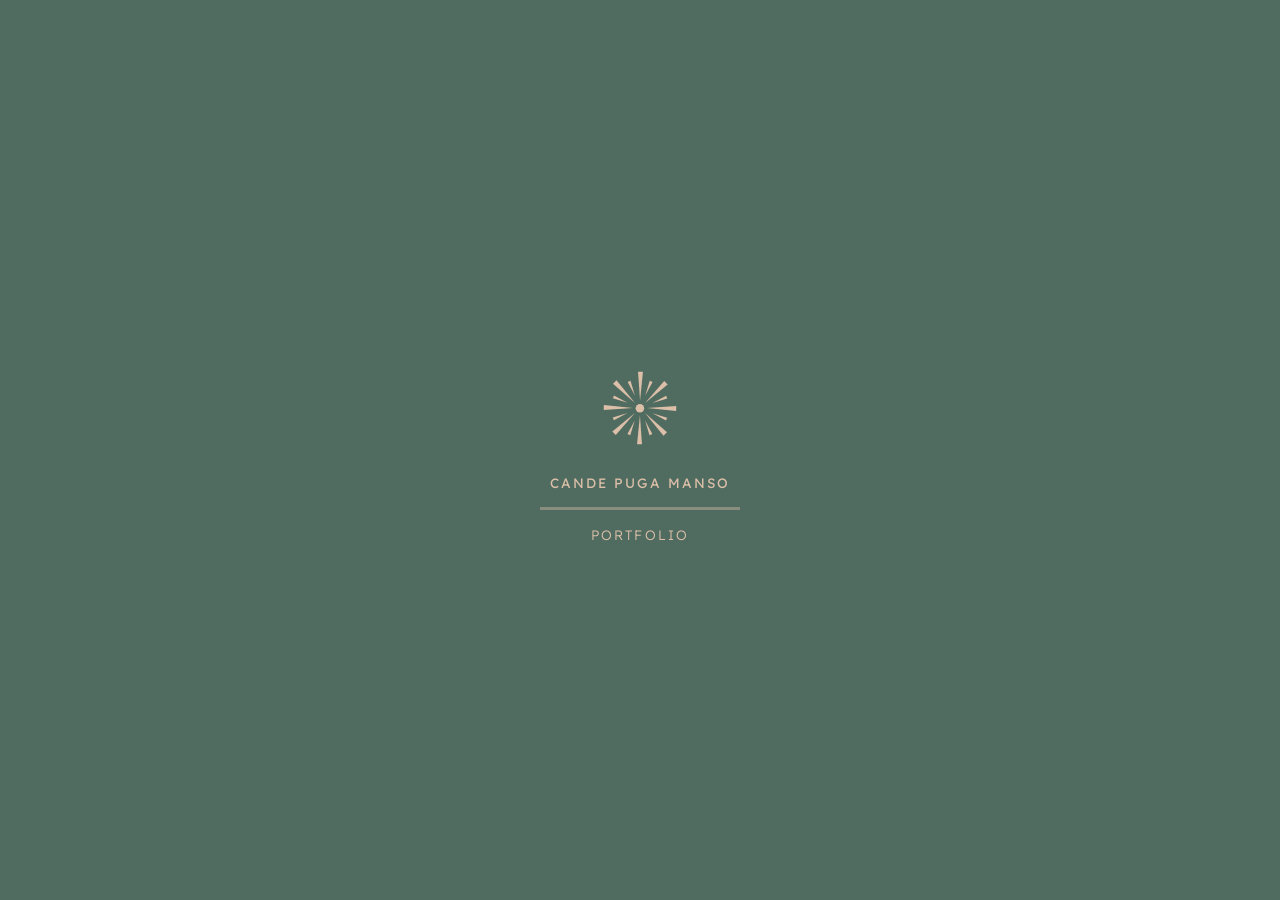
<file: index.html>
<!DOCTYPE html>
<html>

<head>
    <meta charset="utf-8" />
    <title>Candela Puga Manso</title>
    <link rel="stylesheet" href="estilos.css">
    <link rel="icon" href="img/logo_cande_puga_manso.png">
</head>

<body class="page-index">
    <main class="splash">
        <svg id="Capa_2" xmlns="http://www.w3.org/2000/svg" version="1.1" viewBox="0 0 1080 1080">
        
            <defs>
                <style>
                    .st0 {
                        stroke: #4d626a;
                    }

                    .st0,
                    .st1,
                    .st2,
                    .st3 {
                        stroke-miterlimit: 10;
                    }

                    .st0,
                    .st1,
                    .st3 {
                        fill: none;
                    }

                    .st0,
                    .st3 {
                        stroke-width: 2px;
                    }

                    .st1,
                    .st3 {
                        stroke: #dcbfa8;
                    }

                    .st4 {
                        fill: #dcbfa8;
                    }

                    .st5 {
                        fill: #c58079;
                    }

                    .st2 {
                        fill: #4d626a;
                        stroke: #1d1d1b;
                        stroke-width: .75px;
                    }

                    .st6,
                    .st7 {
                        fill: #506c61;
                    }

                    .st6,
                    .st8 {
                        display: none;
                    }

                    .st9 {
                        fill: #396b50;
                    }
                </style>
            </defs>
            <rect class="st6" x="-14" y="-19" width="1108" height="1108" />
            <g class="st8">
                <rect class="st2" x="1127.62" y="-14.4" width="595.28" height="595.28" />
                <rect class="st7" x="1128.12" y="609.1" width="595.28" height="595.28" />
                <rect class="st5" x="1249" y="699" width="40" height="105" />
                <rect class="st9" x="1294" y="699" width="40" height="105" />
                <g>
                    <path class="st3"
                        d="M1400.9,555.63c1.65-5.1.66-4.92-2.59-5.81-3.25-.88-1.61-6.84-2.99-7.51s-3.24.46-5.88-2.2c-2.64-2.66-4.55-5.36-6.6-2.93-2.04,2.43-3.69-2.13-5.55-2.52-1.86-.39-1.57,2.73-4.82,1.85-3.25-.88-1.7-1.89-4.18-.12s-2.77,1.32-3.75.54-3.82.91-1.36,6.4,1.98,27.17,18.84,31.7c16.86,4.53,9.3,5.6,14.27,3.03,4.98-2.58,2.78.59,4.54.39s2.32-1.04,2.53-2.9c.2-1.87,1.47-.63,2.39-2.26.92-1.63,3.48-4.71,1.95-5.61s-3.2-2.02-2.53-3.4-.39.04-1.57-3.43c-1.18-3.46-2.71-5.22-2.71-5.22Z" />
                    <path class="st3"
                        d="M1388,556.24c-.75-1.12-2.45-4.15-2.82-2.32s-.19,3.71-1.5,2.7-2.47,2.38.3,2.97,4.91-.49,5.33,1.13,5.61,1.47,4.69-2.3c-.92-3.78-4.42-2.61-2.98-4.88,1.44-2.28-.41-4.39-2.61-3.9-2.21.49-3.05,1.3-4.2-1.16-1.15-2.46-3.11-.39-2.22,1.71.89,2.1.65,4.72-1.34,3.92-1.99-.81-3.37,2.07-2.78,2.9s4.76,4.59,2.45,4.67-1.57,8.07,2,5.77c3.57-2.3,6.6-3.95,6.5-1.68-.1,2.27.44,7.55,3.19,3.73,2.75-3.81,1.26-7.57,4.35-5.96,3.1,1.61,5.81-.37,3.97-3.4-1.84-3.03-4.26-6.03-3.16-6.75s-6.08-10.08-7.11-9.73-1.56,3.49-2.97,1.28c-1.42-2.21-4.38-5.38-6.26-3.27s-3.74,4.01-5.48,2.12c-1.73-1.9-5.6-7.11-4.27-1.67,1.33,5.44,3.5,7.81,1.62,8.56s-5.34,3.56-1.42,4.91c3.92,1.35,5.33,2.8,4.51,3.96-.82,1.16-2.59,4.99-1.2,5.67s1.55,5.3,4.29,5.88c2.74.58,5.17-.05,10.23,3.13,5.06,3.18,5.32-1.93,6.84-2.18s6.57.25,7.18-1.73c.61-1.97.89-4.21.89-4.21l.78-6.47" />
                    <path class="st4"
                        d="M1443.64,638.72c-2.72,18.88-1.47,38.95,6.82,56.32,1.32,2.57,3.27,5.93,4.67,8.4,4.77,8.48,8.54,17.49,11.54,26.73,5.08,16.06,10.4,41.69.97,56.74,3.18-5.65,4.05-12.2,4.1-18.55-.11-19.22-5.93-38.1-13.96-55.42-2.6-5.79-6.03-11.45-8.95-17.1-8.31-17.67-9.09-38.28-5.19-57.12h0Z" />
                    <path class="st4"
                        d="M1374.87,570.84c-4.51,26.64,5.23,54.29,22.29,74.74,6.67,8.22,15.03,15.48,23.22,22.19,12.41,10.41,24.78,20.87,36.08,32.53,26.56,27.17,36.15,54.16,11.19,86.62,23.51-33,13.95-58.42-12.49-85.35-11.28-11.51-23.75-21.86-36-32.34-8.23-6.83-16.62-14.2-23.32-22.56-17.02-20.81-26.5-49.11-20.95-75.84h0Z" />
                    <path class="st4"
                        d="M1351.17,706.81c-.43.12-.84-.23-.77-.67.26-1.71.53-5.92-.95-14.19-4.17-23.3-28.99-66.89-2.06-75.14,34.33-10.52,16.91,69.7,51.54,64.72.48-.07.87.42.66.86-4.37,9.34,22.36,29.18,37.85,23.5.43-.16.91.19.85.65-1.24,11.21,48.38,28.32,29.35,80.36-5.02-24.8-26.23-51.4-60.13-43.8-.74.17-1.43-.48-1.25-1.21,3.96-16.33-32.24-41.32-55.09-35.09Z" />
                    <g>
                        <polygon class="st4"
                            points="1445.48 658.26 1445.98 646.76 1448.47 658 1445.48 658.26 1445.48 658.26" />
                        <polygon class="st4"
                            points="1428.29 652.87 1435.2 643.96 1430.89 654.38 1428.29 652.87 1428.29 652.87" />
                        <polygon class="st4"
                            points="1417.59 637.48 1428.1 634.81 1418.72 640.25 1417.59 637.48 1417.59 637.48" />
                        <polygon class="st4"
                            points="1417.72 618.37 1427.55 622.98 1416.83 621.23 1417.72 618.37 1417.72 618.37" />
                        <polygon class="st4"
                            points="1428.52 603.24 1433.77 613.24 1426.08 604.97 1428.52 603.24 1428.52 603.24" />
                        <polygon class="st4"
                            points="1450.56 598.81 1447.29 609.81 1447.6 598.34 1450.56 598.81 1450.56 598.81" />
                        <polygon class="st4"
                            points="1465.88 608.79 1457.05 615.48 1463.76 606.66 1465.88 608.79 1465.88 608.79" />
                        <polygon class="st4"
                            points="1472.48 626.6 1461.71 626.27 1472.15 623.62 1472.48 626.6 1472.48 626.6" />
                        <polygon class="st4"
                            points="1467.74 644.99 1459.37 637.82 1469.37 642.47 1467.74 644.99 1467.74 644.99" />
                        <polygon class="st4"
                            points="1453.65 656.62 1450.99 645.49 1456.45 655.54 1453.65 656.62 1453.65 656.62" />
                        <polygon class="st4"
                            points="1435.78 656.83 1439.94 646.18 1438.69 657.55 1435.78 656.83 1435.78 656.83" />
                        <polygon class="st4"
                            points="1421.33 645.46 1430.67 639.61 1423.26 647.77 1421.33 645.46 1421.33 645.46" />
                        <polygon class="st4"
                            points="1416.21 627.11 1426.91 628.44 1416.26 630.11 1416.21 627.11 1416.21 627.11" />
                        <polygon class="st4"
                            points="1422.43 609.24 1430.18 617.16 1420.59 611.61 1422.43 609.24 1422.43 609.24" />
                        <polygon class="st4"
                            points="1437.42 598.97 1439.16 610.31 1434.54 599.81 1437.42 598.97 1437.42 598.97" />
                        <polygon class="st4"
                            points="1459.6 602.88 1453 612.04 1456.96 601.46 1459.6 602.88 1459.6 602.88" />
                        <polygon class="st4"
                            points="1470.8 617.87 1460.38 620.93 1469.57 615.13 1470.8 617.87 1470.8 617.87" />
                        <polygon class="st4"
                            points="1471.3 636.97 1461.32 632.73 1472.08 634.08 1471.3 636.97 1471.3 636.97" />
                        <polygon class="st4"
                            points="1460.83 652.56 1455.56 642.6 1463.27 650.82 1460.83 652.56 1460.83 652.56" />
                    </g>
                    <path class="st3"
                        d="M1483.99,701.35c-1.65,5.1-.66,4.92,2.59,5.81,3.25.88,1.61,6.84,2.99,7.51,1.39.68,3.24-.46,5.88,2.2s4.55,5.36,6.6,2.93,3.69,2.13,5.55,2.52c1.86.39,1.57-2.73,4.82-1.85,3.25.88,1.7,1.89,4.18.12,2.48-1.77,2.77-1.32,3.75-.54.98.78,3.82-.91,1.36-6.4-2.47-5.49-1.98-27.17-18.84-31.7-16.86-4.53-9.3-5.6-14.27-3.03-4.98,2.58-2.78-.59-4.54-.39s-2.32,1.04-2.53,2.9-1.47.63-2.39,2.26c-.92,1.63-3.48,4.71-1.95,5.61,1.53.9,3.2,2.02,2.53,3.4s.39-.04,1.57,3.43c1.18,3.46,2.71,5.22,2.71,5.22Z" />
                    <path class="st3"
                        d="M1496.89,700.74c.75,1.12,2.45,4.15,2.82,2.32.36-1.83.19-3.71,1.5-2.7s2.47-2.38-.3-2.97-4.91.49-5.33-1.13c-.42-1.62-5.61-1.47-4.69,2.3.92,3.78,4.42,2.61,2.98,4.88s.41,4.39,2.61,3.9c2.21-.49,3.05-1.3,4.2,1.16s3.11.39,2.22-1.71c-.89-2.1-.65-4.72,1.34-3.92,1.99.81,3.37-2.07,2.78-2.9s-4.76-4.59-2.45-4.67,1.57-8.07-2-5.77c-3.57,2.3-6.6,3.95-6.5,1.68s-.44-7.55-3.19-3.73-1.26,7.57-4.35,5.96c-3.1-1.61-5.81.37-3.97,3.4,1.84,3.03,4.26,6.03,3.16,6.75s6.08,10.08,7.11,9.73,1.56-3.49,2.97-1.28c1.42,2.21,4.38,5.38,6.26,3.27,1.88-2.12,3.74-4.01,5.48-2.12s5.6,7.11,4.27,1.67c-1.33-5.44-3.5-7.81-1.62-8.56s5.34-3.56,1.42-4.91-5.33-2.8-4.51-3.96,2.59-4.99,1.2-5.67-1.55-5.3-4.29-5.88-5.17.05-10.23-3.13c-5.06-3.18-5.32,1.93-6.84,2.18s-6.57-.25-7.18,1.73c-.61,1.97-.89,4.21-.89,4.21l-.78,6.47" />
                    <path class="st4"
                        d="M1444.04,619.63c-.54-20.05-2.5-40.77-10.98-59.17-1.1-1.97-2.4-4.37-3.6-6.27-8.41-14.01-14.18-29.69-16.65-45.85-1.74-12.75-1.99-26.74,4.45-38.29-2.88,5.85-4.04,12.34-4.29,18.77-.67,23.44,7.43,46.54,19.37,66.47.59,1.08,1.79,3.27,2.38,4.35,8.49,18.68,10.01,39.77,9.33,59.98h0Z" />
                    <path class="st4"
                        d="M1510.03,686.14c4.51-26.64-5.23-54.29-22.29-74.74-6.67-8.22-15.03-15.48-23.22-22.19-12.41-10.41-24.78-20.87-36.08-32.53-26.56-27.17-36.15-54.16-11.19-86.62-23.51,32.99-13.95,58.42,12.49,85.35,11.28,11.51,23.75,21.86,36,32.34,8.23,6.83,16.62,14.2,23.32,22.56,17.02,20.81,26.5,49.11,20.95,75.84h0Z" />
                    <path class="st4"
                        d="M1533.72,550.16c.43-.12.84.23.77.67-.26,1.71-.53,5.92.95,14.19,4.17,23.3,28.99,66.89,2.06,75.14-34.33,10.52-16.91-69.7-51.54-64.72-.48.07-.87-.42-.66-.86,4.37-9.34-22.36-29.18-37.85-23.5-.43.16-.91-.19-.85-.65,1.24-11.21-48.38-28.32-29.35-80.36,5.02,24.8,26.23,51.4,60.13,43.8.74-.17,1.43.48,1.25,1.21-3.96,16.33,32.24,41.32,55.09,35.09Z" />
                    <circle class="st1" cx="1444.42" cy="629.18" r="4.04" />
                    <path class="st0" d="M1468.31,785.03s9.18-35.87-46.89-64.47c-56.08-28.6-77.64-77.07-73.15-103.99" />
                    <path class="st0" d="M1416.59,471.95s-9.18,35.87,46.89,64.47c56.08,28.6,77.64,77.07,73.15,103.99" />
                </g>
            </g>
            <g>
                <g>
                    <g>
                        <g id="_x3C_Repetición_radial_x3E_">
                            <polygon class="st4" points="483.38 674.88 404.15 820.7 434.77 833.55 483.38 674.88" />
                        </g>
                        <g id="_x3C_Repetición_radial_x3E_1" data-name="_x3C_Repetición_radial_x3E_">
                            <polygon class="st4" points="404.59 595.33 245.45 642.43 258.01 673.16 404.59 595.33" />
                        </g>
                        <g id="_x3C_Repetición_radial_x3E_2" data-name="_x3C_Repetición_radial_x3E_">
                            <polygon class="st4" points="405.12 483.38 259.3 404.15 246.45 434.77 405.12 483.38" />
                        </g>
                        <g id="_x3C_Repetición_radial_x3E_3" data-name="_x3C_Repetición_radial_x3E_">
                            <polygon class="st4" points="484.67 404.59 437.57 245.45 406.84 258.01 484.67 404.59" />
                        </g>
                        <g id="_x3C_Repetición_radial_x3E_4" data-name="_x3C_Repetición_radial_x3E_">
                            <polygon class="st4" points="596.62 405.12 675.85 259.3 645.23 246.45 596.62 405.12" />
                        </g>
                        <g id="_x3C_Repetición_radial_x3E_5" data-name="_x3C_Repetición_radial_x3E_">
                            <polygon class="st4" points="675.41 484.67 834.55 437.57 821.99 406.84 675.41 484.67" />
                        </g>
                        <g id="_x3C_Repetición_radial_x3E_6" data-name="_x3C_Repetición_radial_x3E_">
                            <polygon class="st4" points="674.88 596.62 820.7 675.85 833.55 645.23 674.88 596.62" />
                        </g>
                        <g id="_x3C_Repetición_radial_x3E_7" data-name="_x3C_Repetición_radial_x3E_">
                            <polygon class="st4" points="595.33 675.41 642.43 834.55 673.16 821.99 595.33 675.41" />
                        </g>
                    </g>
                    <g>
                        <g id="_x3C_Repetición_radial_x3E_8" data-name="_x3C_Repetición_radial_x3E_">
                            <polygon class="st4" points="485.12 593.98 241.26 793.78 278.17 831.8 485.12 593.98" />
                        </g>
                        <g id="_x3C_Repetición_radial_x3E_9" data-name="_x3C_Repetición_radial_x3E_">
                            <polygon class="st4" points="463.02 539.36 149.31 508.21 148.52 561.19 463.02 539.36" />
                        </g>
                        <g id="_x3C_Repetición_radial_x3E_10" data-name="_x3C_Repetición_radial_x3E_">
                            <polygon class="st4" points="486.02 485.12 286.22 241.26 248.2 278.17 486.02 485.12" />
                        </g>
                        <g id="_x3C_Repetición_radial_x3E_11" data-name="_x3C_Repetición_radial_x3E_">
                            <polygon class="st4" points="540.64 463.02 571.79 149.31 518.81 148.52 540.64 463.02" />
                        </g>
                        <g id="_x3C_Repetición_radial_x3E_12" data-name="_x3C_Repetición_radial_x3E_">
                            <polygon class="st4" points="594.88 486.02 838.74 286.22 801.83 248.2 594.88 486.02" />
                        </g>
                        <g id="_x3C_Repetición_radial_x3E_13" data-name="_x3C_Repetición_radial_x3E_">
                            <polygon class="st4" points="616.98 540.64 930.69 571.79 931.48 518.81 616.98 540.64" />
                        </g>
                        <g id="_x3C_Repetición_radial_x3E_14" data-name="_x3C_Repetición_radial_x3E_">
                            <polygon class="st4" points="593.98 594.88 793.78 838.74 831.8 801.83 593.98 594.88" />
                        </g>
                        <g id="_x3C_Repetición_radial_x3E_15" data-name="_x3C_Repetición_radial_x3E_">
                            <polygon class="st4" points="539.36 616.98 508.21 930.69 561.19 931.48 539.36 616.98" />
                        </g>
                    </g>
                </g>
                <circle class="st4" cx="539" cy="542" r="46" />
            </g>
        </svg>
        <p>CANDE PUGA MANSO</p>
        <div class="splash__divider"></div>
        <a href="inicio.html" class="splash__link">PORTFOLIO</a>
    </main>
</body>

</html>
</file>
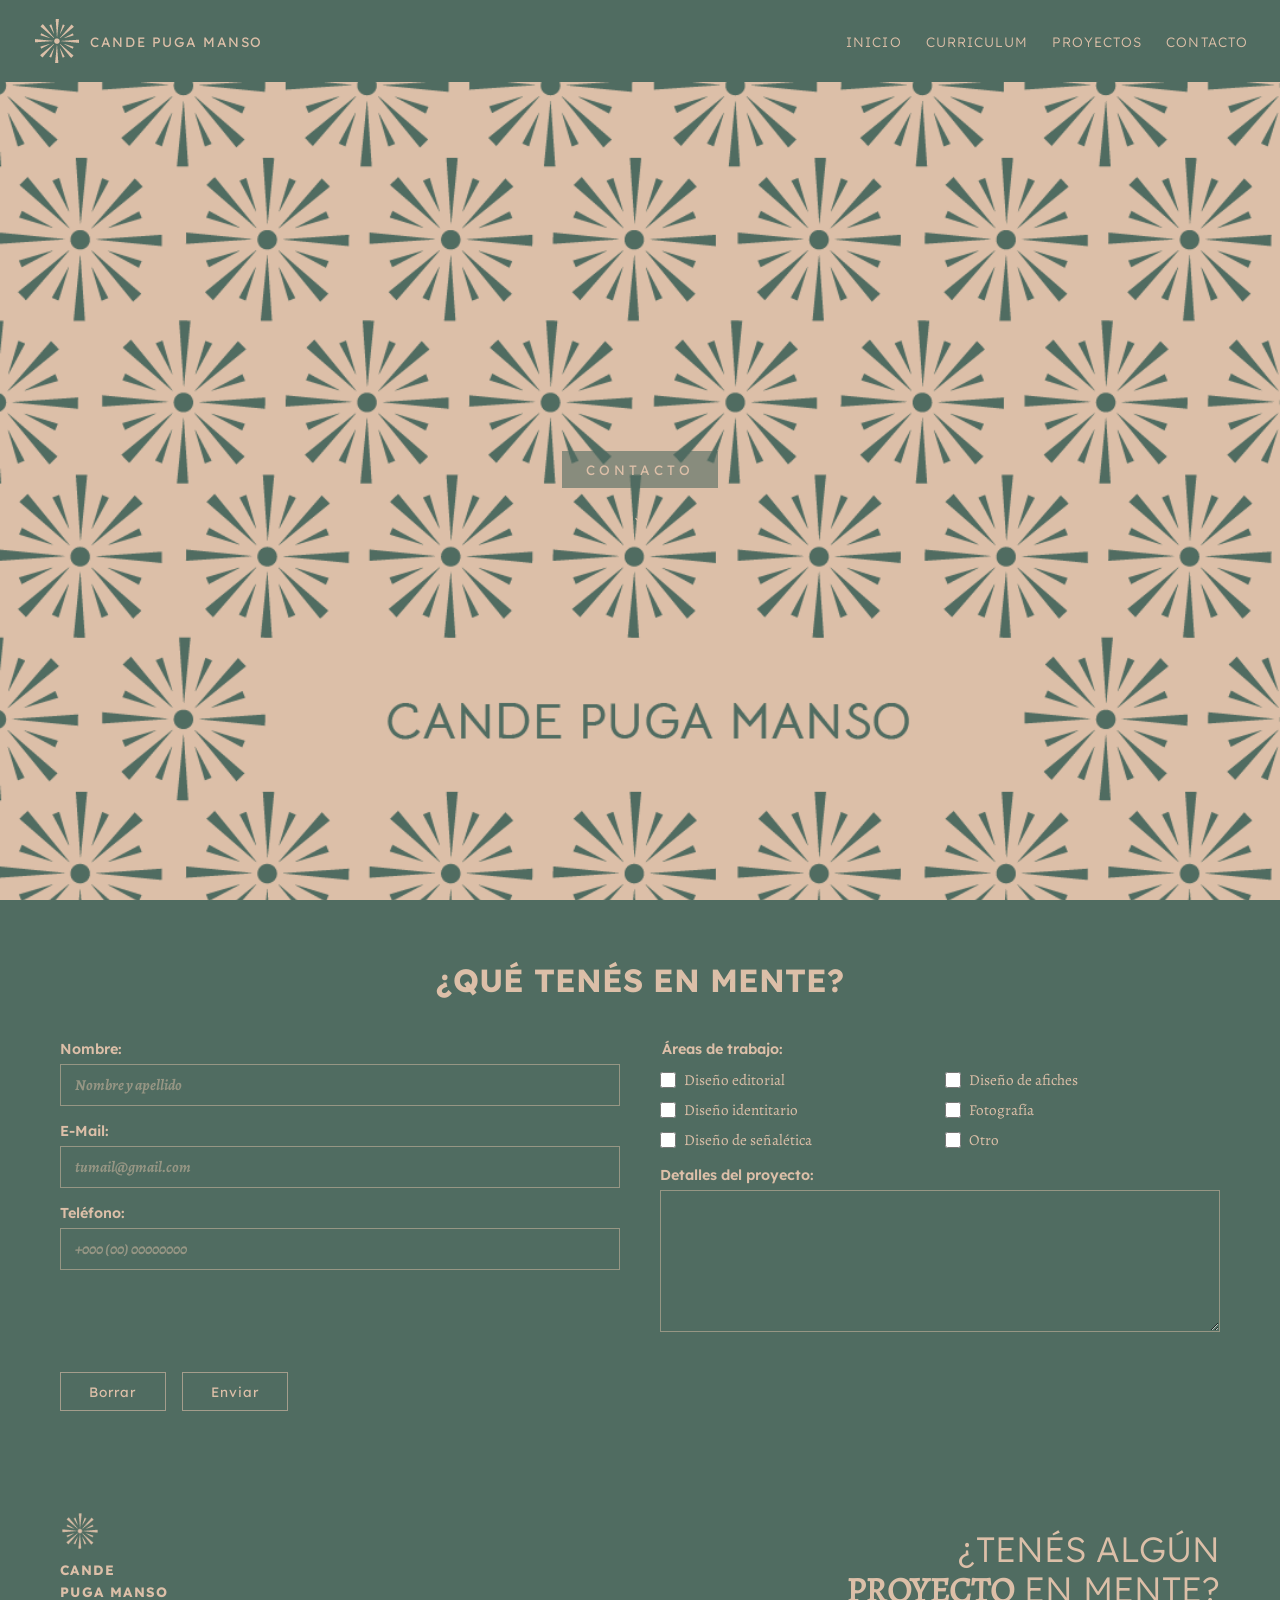
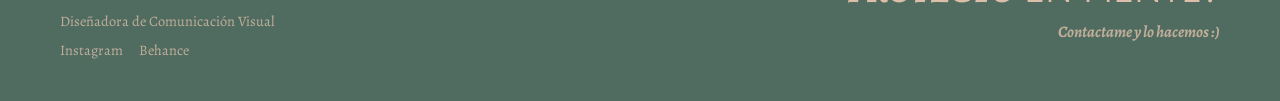
<file: contacto.html>
<!DOCTYPE html>
<html>

<head>
    <meta charset="utf-8" />
    <title>Contacto — Candela Puga Manso</title>
    <link rel="stylesheet" href="estilos.css">
    <link rel="icon" href="img/logo_cande_puga_manso.png">
</head>

<body>
    <header>
        <a href="index.html" class="logo">
            <img src="img/logo_cande_puga_manso_trama.png" alt="Logo de Candela Puga Manso" />
            <span>CANDE PUGA MANSO</span>
        </a>
        <button class="hamburguesa" id="hamburguesa" aria-label="Abrir menú">
            <span></span>
            <span></span>
            <span></span>
        </button>
        <nav id="nav-menu">
            <a href="inicio.html">INICIO</a>
            <a href="curriculum.html">CURRICULUM</a>
            <a href="proyectos.html">PROYECTOS</a>
            <a href="contacto.html">CONTACTO</a>
        </nav>
    </header>

    <main>

        <section id="hero-contacto">
            <img src="img/textura_y_nombre.png" alt="Contacto" class="hero-contacto-img" />
            <p>CONTACTO</p>
            <span class="flecha">↓</span>
        </section>

        <section id="formulario">
            <h2>¿QUÉ TENÉS EN MENTE?</h2>

            <form>
                <fieldset id="datos-personales">
                    <label for="nombre">Nombre:
                        <input type="text" id="nombre" name="nombre" placeholder="Nombre y apellido" />
                    </label>
                    <label for="email">E-Mail:
                        <input type="email" id="email" name="email" placeholder="tumail@gmail.com" />
                    </label>
                    <label for="telefono">Teléfono:
                        <input type="tel" id="telefono" name="telefono" placeholder="+000 (00) 00000000" />
                    </label>
                </fieldset>

                <fieldset id="areas-y-detalles">
                    <fieldset id="areas">
                        <legend>Áreas de trabajo:</legend>
                        <label><input type="checkbox" name="area" value="editorial"> Diseño editorial</label>
                        <label><input type="checkbox" name="area" value="afiches"> Diseño de afiches</label>
                        <label><input type="checkbox" name="area" value="identidad"> Diseño identitario</label>
                        <label><input type="checkbox" name="area" value="fotografia"> Fotografía</label>
                        <label><input type="checkbox" name="area" value="senaletica"> Diseño de señalética</label>
                        <label><input type="checkbox" name="area" value="otro"> Otro</label>
                    </fieldset>

                    <label for="detalles">Detalles del proyecto:
                        <textarea id="detalles" name="detalles" rows="6"></textarea>
                    </label>
                </fieldset>

                <menu>
                    <li><button type="reset">Borrar</button></li>
                    <li><button type="submit">Enviar</button></li>
                </menu>
            </form>
        </section>

    </main>

    <footer>
        <section class="footer-bio">
            <img src="img/logo_cande_puga_manso_trama.png" alt="Logo" />
            <strong>CANDE<br>PUGA MANSO</strong>
            <p>Diseñadora de Comunicación Visual</p>
            <ul>
                <li><a href="https://www.instagram.com/yo.brillito/" target="_blank" rel="noopener">Instagram</a></li>
                <li><a href="https://www.behance.net/candepm" target="_blank" rel="noopener">Behance</a></li>
            </ul>
        </section>
        <section class="footer-cta">
            <p class="footer-cta-texto">¿TENÉS ALGÚN <strong>PROYECTO</strong> EN MENTE?</p>
            <p class="footer-cta-sub">Contactame y lo hacemos :)</p>
        </section>
    </footer>

    <script src="script.js"></script>
</body>

</html>
</file>
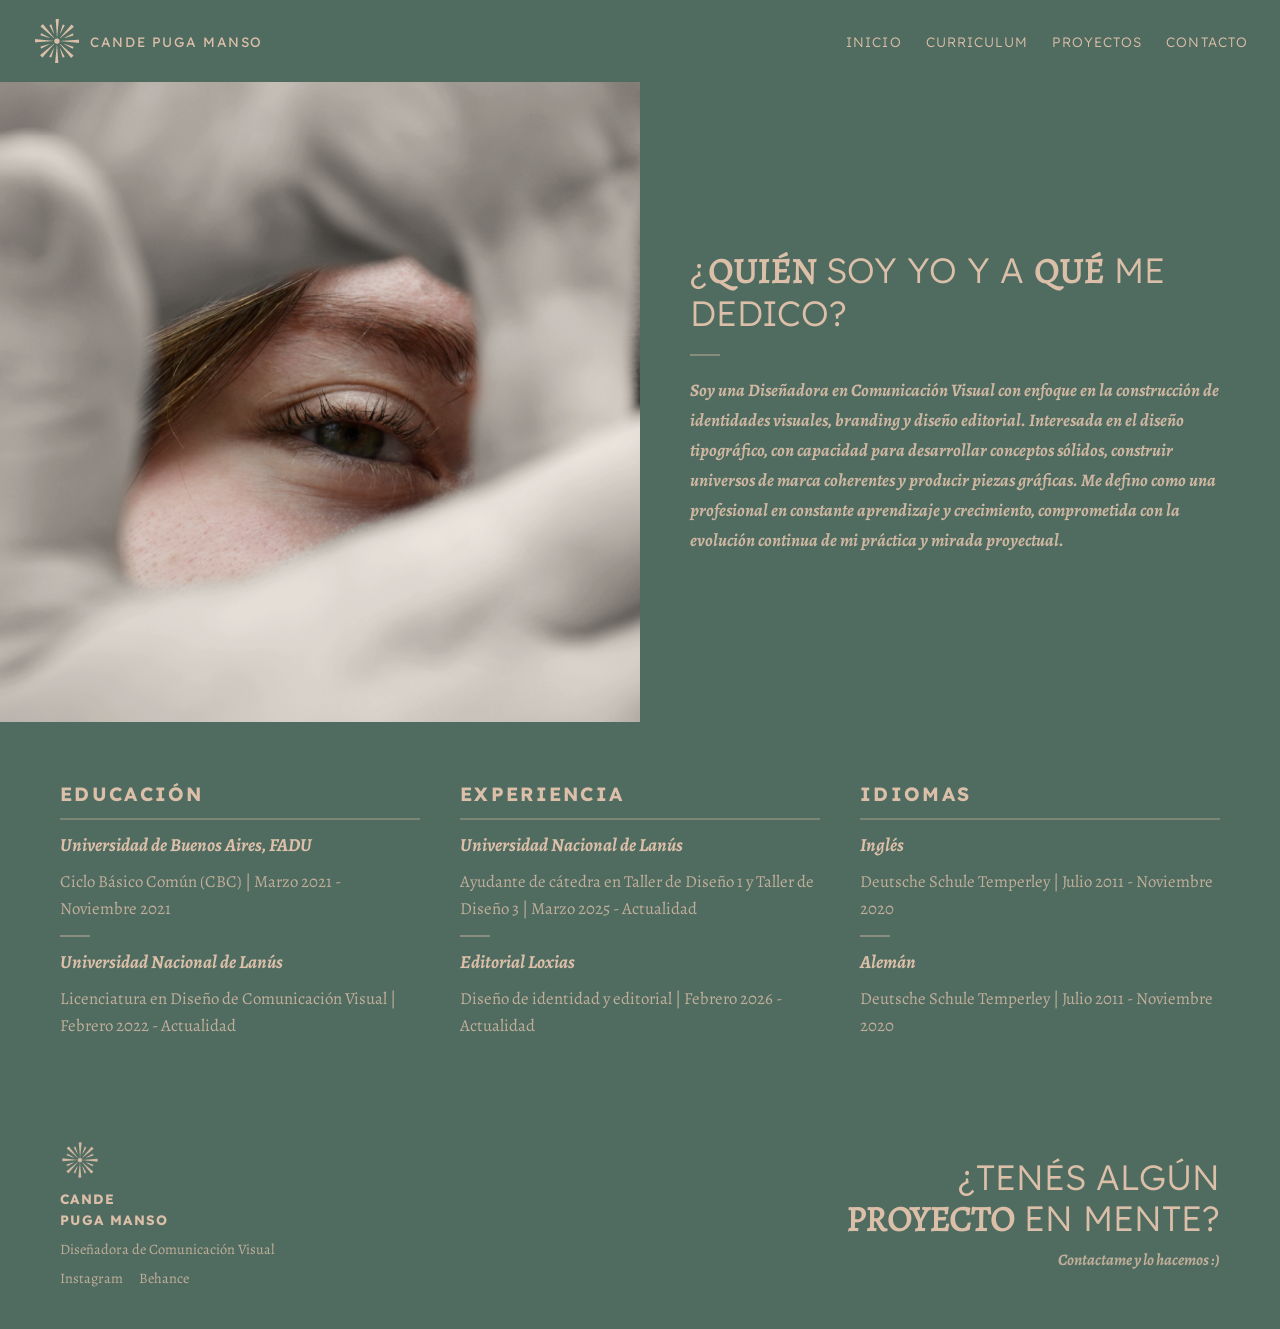
<file: curriculum.html>
<!DOCTYPE html>
<html>

<head>
    <meta charset="utf-8" />
    <title>Curriculum — Candela Puga Manso</title>
    <link rel="stylesheet" href="estilos.css">
    <link rel="icon" href="img/logo_cande_puga_manso.png">
</head>

<body>
    <header>
        <a href="index.html" class="logo">
            <img src="img/logo_cande_puga_manso_trama.png" alt="Logo de Candela Puga Manso" />
            <span>CANDE PUGA MANSO</span>
        </a>
        <button class="hamburguesa" id="hamburguesa" aria-label="Abrir menú">
            <span></span>
            <span></span>
            <span></span>
        </button>
        <nav id="nav-menu">
            <a href="inicio.html">INICIO</a>
            <a href="curriculum.html">CURRICULUM</a>
            <a href="proyectos.html">PROYECTOS</a>
            <a href="contacto.html">CONTACTO</a>
        </nav>
    </header>

    <main>

        <section id="sobre-mi-curriculum">
            <img src="img/cande_puga_manso_cerca.png" alt="Foto de Candela Puga Manso" />
            <article>
                <h2>¿<strong>QUIÉN</strong> SOY YO Y A <strong>QUÉ</strong> ME DEDICO?</h2>
                <hr>
                <p>Soy una Diseñadora en Comunicación Visual con enfoque en la construcción de identidades visuales,
                    branding y diseño editorial. Interesada en el diseño tipográfico, con capacidad para desarrollar
                    conceptos sólidos, construir universos de marca coherentes y producir piezas gráficas.
                    Me defino como una profesional en constante aprendizaje y crecimiento, comprometida con la evolución
                    continua de mi práctica y mirada proyectual.</p>
            </article>
        </section>

        <section id="curriculum-info">
            <article>
                <h3>EDUCACIÓN</h3>
                <hr class="larga">
                <strong>Universidad de Buenos Aires, FADU</strong>
                <p>Ciclo Básico Común (CBC) | Marzo 2021 - Noviembre 2021</p>
                <hr>
                <strong>Universidad Nacional de Lanús</strong>
                <p>Licenciatura en Diseño de Comunicación Visual | Febrero 2022 - Actualidad</p>
            </article>

            <article>
                <h3>EXPERIENCIA</h3>
                <hr class="larga">
                <strong>Universidad Nacional de Lanús</strong>
                <p>Ayudante de cátedra en Taller de Diseño 1 y Taller de Diseño 3 | Marzo 2025 - Actualidad</p>
                <hr>
                <strong>Editorial Loxias</strong>
                <p>Diseño de identidad y editorial | Febrero 2026 - Actualidad</p>
            </article>

            <article>
                <h3>IDIOMAS</h3>
                <hr class="larga">
                <strong>Inglés</strong>
                <p>Deutsche Schule Temperley | Julio 2011 - Noviembre 2020</p>
                <hr>
                <strong>Alemán</strong>
                <p>Deutsche Schule Temperley | Julio 2011 - Noviembre 2020</p>
            </article>
        </section>

    </main>

    <footer>
        <section class="footer-bio">
            <img src="img/logo_cande_puga_manso_trama.png" alt="Logo" />
            <strong>CANDE<br>PUGA MANSO</strong>
            <p>Diseñadora de Comunicación Visual</p>
            <ul>
                <li><a href="https://www.instagram.com/yo.brillito/" target="_blank" rel="noopener">Instagram</a></li>
                <li><a href="https://www.behance.net/candepm" target="_blank" rel="noopener">Behance</a></li>
            </ul>
        </section>
        <section class="footer-cta">
            <p class="footer-cta-texto">¿TENÉS ALGÚN <strong>PROYECTO</strong> EN MENTE?</p>
            <p class="footer-cta-sub">Contactame y lo hacemos :)</p>
        </section>
    </footer>

    <script src="script.js"></script>
</body>

</html>
</file>
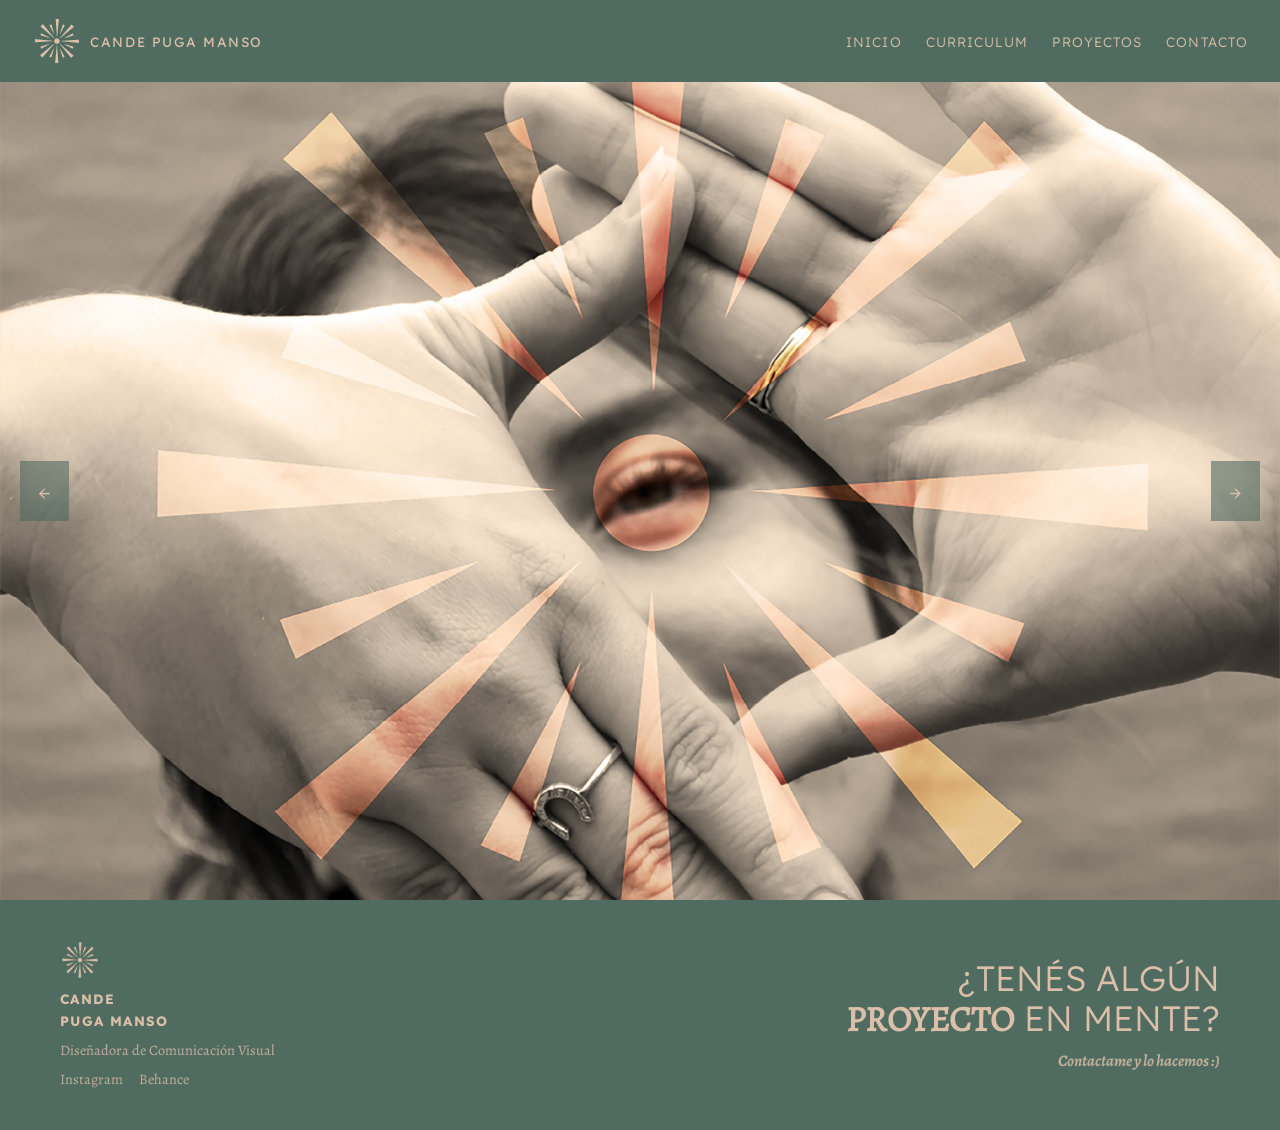
<file: inicio.html>
<!DOCTYPE html>
<html>

<head>
    <meta charset="utf-8" />
    <title>Candela Puga Manso</title>
    <link rel="stylesheet" href="estilos.css">
    <link rel="icon" href="img/logo_cande_puga_manso.png">
</head>

<body>
    <header>
        <a href="index.html" class="logo">
            <img src="img/logo_cande_puga_manso_trama.png" alt="Logo de Candela Puga Manso" />
            <span>CANDE PUGA MANSO</span>
        </a>
        <button class="hamburguesa" id="hamburguesa" aria-label="Abrir menú">
            <span></span>
            <span></span>
            <span></span>
        </button>
        <nav id="nav-menu">
            <a href="inicio.html">INICIO</a>
            <a href="curriculum.html">CURRICULUM</a>
            <a href="proyectos.html">PROYECTOS</a>
            <a href="contacto.html">CONTACTO</a>
        </nav>
    </header>

    <main>
        <section id="hero">
            <img src="img/cande_puga_manso.png" alt="Imagen 1" class="slide activo">
            <img src="img/textura_y_nombre.png" alt="Imagen 2" class="slide">
            <button class="carrusel-btn prev">&#8592;</button>
            <button class="carrusel-btn next">&#8594;</button>
        </section>
    </main>

    <footer>
        <section class="footer-bio">
            <img src="img/logo_cande_puga_manso_trama.png" alt="Logo" />
            <strong>CANDE<br>PUGA MANSO</strong>
            <p>Diseñadora de Comunicación Visual</p>
            <ul>
                <li><a href="https://www.instagram.com/yo.brillito/" target="_blank" rel="noopener">Instagram</a></li>
                <li><a href="https://www.behance.net/candepm" target="_blank" rel="noopener">Behance</a></li>
            </ul>
        </section>
        <section class="footer-cta">
            <p class="footer-cta-texto">¿TENÉS ALGÚN <strong>PROYECTO</strong> EN MENTE?</p>
            <p class="footer-cta-sub">Contactame y lo hacemos :)</p>
        </section>
    </footer>

    <script src="script.js"></script>
</body>

</html>
</file>
<file: estilos.css>
/* CSS DOCUMENT */
@charset "UTF-8";

/* ---- FUENTES ---- */
@font-face {
    font-family: "Alegreya Reg";
    src: url(fuentes/Alegreya-VariableFont_wght.ttf) format(truetype);
    font-weight: normal;
    font-style: normal;
}

@font-face {
    font-family: "Alegreya Italic";
    src: url(fuentes/Alegreya-Italic-VariableFont_wght.ttf) format(truetype);
    font-weight: bold;
    font-style: italic;
}

@font-face {
    font-family: "Lexend";
    src: url(fuentes/Lexend-VariableFont_wght.ttf) format(truetype);
    font-weight: 100 900;
    font-style: normal;
}

/* ---- GENERAL ---- */
* {
    font-family: 'Alegreya Reg', serif;
    margin: 0;
    max-width: 1920px;
    box-sizing: border-box;
}

body {
    background-color: rgb(220, 191, 168);
    margin: 0;
}

h1 {
    font-family: 'Lexend', sans-serif;
    color: rgb(54, 73, 65);
    font-size: 3rem;
    text-align: center;
}

h2, h3 {
    font-family: 'Alegreya Italic', serif;
    text-wrap-style: balance;
    text-align: center;
}

h2 { font-size: 2rem; }

p {
    font-size: 1rem;
    text-wrap-style: balance;
    text-align: center;
}

hr {
    border: none;
    border-top: 2px solid rgb(220, 191, 168);
    opacity: 0.4;
    width: 30px;
    margin: 0;
}

/* ---- INDEX ---- */
body.page-index {
    display: flex;
    align-items: center;
    justify-content: center;
    min-height: 100vh;
    margin: 0;
    background-color: rgb(80, 108, 97);
}

.splash {
    display: flex;
    flex-direction: column;
    align-items: center;
    gap: 1rem;
    text-align: center;
}

.splash svg {
    width: 100px;
    height: 100px;
}

.splash p {
    font-family: 'Lexend', sans-serif;
    color: rgb(220, 191, 168);
    letter-spacing: 0.15em;
    font-size: 0.85rem;
}

.splash__divider {
    width: 200px;
    height: 3px;
    background-color: rgb(220, 191, 168);
    opacity: 0.4;
}

.splash__link {
    font-family: 'Lexend', sans-serif;
    color: rgb(220, 191, 168);
    letter-spacing: 0.15em;
    font-size: 0.85rem;
    text-decoration: none;
    font-weight: 300;
    transition: font-weight 0.1s;
}

.splash__link:hover {
    font-weight: 700;
}

/* ---- HEADER ---- */
header {
    display: flex;
    align-items: center;
    justify-content: space-between;
    padding: 16px 32px;
    background-color: rgb(80, 108, 97);
    color: rgb(220, 191, 168);
    font-family: 'Lexend', sans-serif;
    max-width: 100%;
}

.logo {
    display: flex;
    align-items: center;
    gap: 8px;
    text-decoration: none;
    color: rgb(220, 191, 168);
}

.logo img {
    width: 50px;
    height: 50px;
    object-fit: contain;
}

.logo span {
    font-family: 'Lexend', sans-serif;
    font-size: 0.85rem;
    letter-spacing: 0.12em;
}

nav {
    display: flex;
    gap: 24px;
}

nav a {
    text-decoration: none;
    color: rgb(220, 191, 168);
    font-family: 'Lexend', sans-serif;
    font-size: 0.85rem;
    letter-spacing: 0.08em;
    font-weight: 300;
    transition: font-weight 0.1s;
}

nav a:hover {
    font-weight: 700;
}

/* ---- HERO CARRUSEL ---- */
#hero {
    position: relative;
    width: 100%;
    max-width: 100%;
    height: calc(100vh - 82px);
    overflow: hidden;
}

.slide {
    position: absolute;
    top: 0;
    left: 0;
    width: 100%;
    height: 100%;
    object-fit: cover;
    opacity: 0;
    transition: opacity 0.6s ease;
    max-width: none;
}

.slide.activo {
    opacity: 1;
}

.carrusel-btn {
    position: absolute;
    top: 50%;
    transform: translateY(-50%);
    background: rgba(80, 108, 97, 0.6);
    color: rgb(220, 191, 168);
    border: none;
    font-size: 1.5rem;
    padding: 14px 18px;
    cursor: pointer;
    transition: background 0.2s;
    z-index: 10;
}

.carrusel-btn:hover {
    background: rgba(80, 108, 97, 0.9);
}

.carrusel-btn.prev { left: 20px; }
.carrusel-btn.next { right: 20px; }

/* ---- FOOTER ---- */
footer {
    display: flex;
    justify-content: space-between;
    align-items: center;
    padding: 40px 60px;
    background-color: rgb(80, 108, 97);
    max-width: 100%;
    gap: 40px;
}

.footer-bio {
    display: flex;
    flex-direction: column;
    gap: 8px;
    max-width: 260px;
}

.footer-bio img {
    width: 40px;
    height: 40px;
    object-fit: contain;
}

.footer-bio strong {
    font-family: 'Lexend', sans-serif;
    color: rgb(220, 191, 168);
    font-size: 0.85rem;
    letter-spacing: 0.1em;
    line-height: 1.6;
    display: block;
}

.footer-bio p {
    font-family: 'Alegreya Reg', serif;
    color: rgb(220, 191, 168);
    font-size: 0.9rem;
    text-align: left;
    opacity: 0.8;
}

.footer-bio a {
    color: rgb(220, 191, 168);
    text-decoration: none;
    font-family: 'Alegreya Reg', serif;
    font-size: 0.9rem;
    opacity: 0.8;
}

.footer-bio a:hover {
    opacity: 1;
    text-decoration: underline;
}

.footer-cta {
    text-align: right;
    max-width: 420px;
}

.footer-cta-texto {
    font-family: 'Lexend', sans-serif;
    color: rgb(220, 191, 168);
    font-size: 2.2rem;
    font-weight: 300;
    line-height: 1.15;
    text-align: right;
    text-wrap-style: balance;
}

.footer-cta-texto strong {
    font-weight: 700;
}

.footer-cta-sub {
    font-family: 'Alegreya Italic', serif;
    color: rgb(220, 191, 168);
    font-size: 1rem;
    opacity: 0.8;
    margin-top: 10px;
    text-align: right;
}

.footer-bio ul {
    list-style: none;
    padding: 0;
    margin: 0;
    display: flex;
    gap: 16px;
}

/* ---- CURRICULUM ---- */
#sobre-mi-curriculum {
    display: grid;
    grid-template-columns: 1fr 1fr;
    min-height: 60vh;
}

#sobre-mi-curriculum img {
    width: 100%;
    height: 100%;
    object-fit: cover;
    object-position: center top;
    display: block;
    max-width: none;
}

#sobre-mi-curriculum article {
    background-color: rgb(80, 108, 97);
    padding: 60px 50px;
    display: flex;
    flex-direction: column;
    justify-content: center;
    gap: 20px;
}

#sobre-mi-curriculum h2 {
    font-family: 'Lexend', sans-serif;
    color: rgb(220, 191, 168);
    font-size: 2.2rem;
    font-weight: 300;
    line-height: 1.2;
    text-align: left;
}

#sobre-mi-curriculum h2 strong {
    font-weight: 700;
}

#sobre-mi-curriculum p {
    font-family: 'Alegreya Italic', serif;
    color: rgb(220, 191, 168);
    font-size: 1.1rem;
    line-height: 1.7;
    text-align: left;
    opacity: 0.9;
}

#curriculum-info {
    display: grid;
    grid-template-columns: 1fr 1fr 1fr;
    background-color: rgb(80, 108, 97);
    padding: 60px;
    gap: 40px;
}

#curriculum-info article {
    display: flex;
    flex-direction: column;
    gap: 12px;
    margin: 0;
}

#curriculum-info h3 {
    font-family: 'Lexend', sans-serif;
    color: rgb(220, 191, 168);
    font-size: 1.2rem;
    font-weight: 700;
    letter-spacing: 0.12em;
    text-align: left;
    margin: 0;
}

#curriculum-info hr {
    border: none;
    border-top: 2px solid rgb(220, 191, 168);
    opacity: 0.4;
    width: 30px;
    margin: 0;
}

#curriculum-info hr.larga {
    width: 100%;
    opacity: 0.3;
}

#curriculum-info strong {
    font-family: 'Alegreya Italic', serif;
    color: rgb(220, 191, 168);
    font-size: 1.15rem;
    display: block;
    margin: 0;
}

#curriculum-info p {
    font-family: 'Alegreya Reg', serif;
    color: rgb(220, 191, 168);
    font-size: 1.05rem;
    text-align: left;
    opacity: 0.8;
    line-height: 1.6;
    margin: 0;
}

/* ---- PROYECTOS ---- */
#hero-proyectos {
    position: relative;
    width: 100%;
    max-width: 100%;
    height: calc(100vh - 82px);
    overflow: hidden;
    display: flex;
    align-items: center;
    justify-content: center;
}

.hero-gif {
    position: absolute;
    top: 0;
    left: 0;
    width: 100%;
    height: 100%;
    object-fit: cover;
    max-width: none;
}

.hero-proyectos-texto {
    position: relative;
    z-index: 2;
    display: flex;
    flex-direction: column;
    align-items: center;
    gap: 12px;
    color: rgb(220, 191, 168);
}

.hero-proyectos-texto p {
    font-family: 'Lexend', sans-serif;
    font-size: 0.85rem;
    letter-spacing: 0.3em;
    color: rgb(220, 191, 168);
    background-color: rgba(80, 108, 97, 0.6);
    padding: 10px 24px;
}

.flecha {
    font-size: 1.5rem;
    color: rgb(220, 191, 168);
    animation: bajar 1.2s ease-in-out infinite;
}

@keyframes bajar {
    0%, 100% { transform: translateY(0); }
    50%       { transform: translateY(8px); }
}

/* GALERÍA */
#galeria {
    display: grid;
    grid-template-columns: repeat(3, 1fr);
    grid-auto-rows: 300px;
    gap: 6px;
    padding: 6px;
    background-color: rgb(220, 191, 168);
    max-width: 100%;
}

#galeria img {
    width: 100%;
    height: 100%;
    object-fit: cover;
    display: block;
    cursor: pointer;
    max-width: none;
    transition: opacity 0.2s;
}

#galeria img:hover {
    opacity: 0.85;
}

/* imagen grande que ocupa dos filas */
#galeria img:nth-child(3) {
    grid-row: span 2;
}

/* LIGHTBOX */
#lightbox {
    display: none;
    position: fixed;
    inset: 0;
    background: rgba(0, 0, 0, 0.85);
    z-index: 1000;
    align-items: center;
    justify-content: center;
}

#lightbox.activo {
    display: flex;
}

#lightbox-img {
    max-width: 90vw;
    max-height: 90vh;
    object-fit: contain;
    max-width: none;
}

#lightbox-cerrar {
    position: absolute;
    top: 24px;
    right: 32px;
    background: none;
    border: none;
    color: rgb(220, 191, 168);
    font-size: 2rem;
    cursor: pointer;
    line-height: 1;
}

/* ---- CONTACTO ---- */
#hero-contacto {
    position: relative;
    width: 100%;
    max-width: 100%;
    height: calc(100vh - 82px);
    overflow: hidden;
    display: flex;
    flex-direction: column;
    align-items: center;
    justify-content: center;
    gap: 12px;
}

.hero-contacto-img {
    position: absolute;
    top: 0;
    left: 0;
    width: 100%;
    height: 100%;
    object-fit: cover;
    object-position: center top;
    max-width: none;
}

#hero-contacto p {
    position: relative;
    z-index: 2;
    font-family: 'Lexend', sans-serif;
    font-size: 0.85rem;
    letter-spacing: 0.3em;
    color: rgb(220, 191, 168);
    background-color: rgba(80, 108, 97, 0.6);
    padding: 10px 24px;
}

#hero-contacto .flecha {
    position: relative;
    z-index: 2;
}

#formulario {
    background-color: rgb(80, 108, 97);
    padding: 60px;
    max-width: 100%;
}

#formulario h2 {
    font-family: 'Lexend', sans-serif;
    color: rgb(220, 191, 168);
    font-size: 2rem;
    font-weight: 700;
    text-align: center;
    margin-bottom: 40px;
}

form {
    display: grid;
    grid-template-columns: 1fr 1fr;
    gap: 40px;
    margin: 0;
}

#datos-personales {
    display: flex;
    flex-direction: column;
    gap: 16px;
    border: none;
    padding: 0;
    margin: 0;
}

#areas-y-detalles {
    display: flex;
    flex-direction: column;
    gap: 16px;
    border: none;
    padding: 0;
    margin: 0;
}

#formulario label {
    font-family: 'Lexend', sans-serif;
    color: rgb(220, 191, 168);
    font-size: 0.9rem;
    font-weight: 600;
    display: flex;
    flex-direction: column;
    gap: 6px;
    margin: 0;
}

#formulario input[type="text"],
#formulario input[type="email"],
#formulario input[type="tel"],
#formulario textarea {
    width: 100%;
    background: transparent;
    border: 1px solid rgba(220, 191, 168, 0.5);
    color: rgb(220, 191, 168);
    font-family: 'Alegreya Italic', serif;
    font-size: 0.95rem;
    padding: 10px 14px;
    outline: none;
    transition: border-color 0.2s;
    margin: 0;
    max-width: none;
    font-weight: normal;
}

#formulario input::placeholder,
#formulario textarea::placeholder {
    color: rgba(220, 191, 168, 0.5);
}

#formulario input:focus,
#formulario textarea:focus {
    border-color: rgb(220, 191, 168);
}

#formulario textarea {
    resize: vertical;
    min-height: 140px;
}

#areas {
    border: none;
    padding: 0;
    margin: 0;
    display: grid;
    grid-template-columns: 1fr 1fr;
    gap: 10px;
}

#areas legend {
    font-family: 'Lexend', sans-serif;
    color: rgb(220, 191, 168);
    font-size: 0.9rem;
    font-weight: 600;
    margin-bottom: 12px;
}

#areas label {
    font-family: 'Alegreya Reg', serif;
    font-size: 0.95rem;
    font-weight: normal;
    display: flex;
    flex-direction: row;
    align-items: center;
    gap: 8px;
    cursor: pointer;
}

#areas input[type="checkbox"] {
    width: 16px;
    height: 16px;
    accent-color: rgb(220, 191, 168);
    cursor: pointer;
    flex-shrink: 0;
}

menu {
    grid-column: 1 / -1;
    display: flex;
    gap: 16px;
    list-style: none;
    padding: 0;
    margin: 0;
}

menu button {
    font-family: 'Lexend', sans-serif;
    font-size: 0.85rem;
    letter-spacing: 0.08em;
    padding: 10px 28px;
    border: 1px solid rgba(220, 191, 168, 0.6);
    background: transparent;
    color: rgb(220, 191, 168);
    cursor: pointer;
    transition: background 0.2s, border-color 0.2s;
}

menu button:hover {
    background: rgba(220, 191, 168, 0.15);
    border-color: rgb(220, 191, 168);
}


/* ========================================
   RESPONSIVE — MOBILE (≤ 500px)
   ======================================== */

/* ---- MENÚ HAMBURGUESA ---- */
.hamburguesa {
    display: none;
    flex-direction: column;
    gap: 5px;
    background: none;
    border: none;
    cursor: pointer;
    padding: 4px;
    z-index: 200;
}

.hamburguesa span {
    display: block;
    width: 24px;
    height: 2px;
    background-color: rgb(220, 191, 168);
    transition: transform 0.3s ease, opacity 0.3s ease;
}

/* Animación X al abrir */
.hamburguesa.abierto span:nth-child(1) {
    transform: translateY(7px) rotate(45deg);
}
.hamburguesa.abierto span:nth-child(2) {
    opacity: 0;
}
.hamburguesa.abierto span:nth-child(3) {
    transform: translateY(-7px) rotate(-45deg);
}

@media (max-width: 500px) {

    /* ---- HEADER MOBILE ---- */
    .hamburguesa {
        display: flex;
    }

    header {
        padding: 14px 20px;
        position: relative;
        z-index: 100;
    }

    nav {
        display: none;
        position: fixed;
        top: 0;
        left: 0;
        width: 100%;
        height: 100vh;
        background-color: rgb(80, 108, 97);
        flex-direction: column;
        align-items: center;
        justify-content: center;
        gap: 32px;
        z-index: 150;
    }

    nav.abierto {
        display: flex;
    }

    nav a {
        font-size: 1.2rem;
        letter-spacing: 0.15em;
        font-weight: 300;
    }

    /* ---- HERO CARRUSEL MOBILE ---- */
    #hero {
        height: calc(100vh - 74px);
    }

    .carrusel-btn {
        font-size: 1.1rem;
        padding: 10px 14px;
    }

    /* ---- FOOTER MOBILE ---- */
    footer {
        flex-direction: column;
        align-items: flex-start;
        padding: 40px 24px;
        gap: 32px;
    }

    .footer-bio {
        max-width: 100%;
    }

    .footer-cta {
        text-align: left;
        max-width: 100%;
    }

    .footer-cta-texto {
        font-size: 1.6rem;
        text-align: left;
    }

    .footer-cta-sub {
        text-align: left;
    }

    /* ---- CURRICULUM MOBILE ---- */
    #sobre-mi-curriculum {
        grid-template-columns: 1fr;
    }

    #sobre-mi-curriculum img {
        height: 50vw;
        min-height: 220px;
    }

    #sobre-mi-curriculum article {
        padding: 36px 24px;
    }

    #sobre-mi-curriculum h2 {
        font-size: 1.5rem;
    }

    #curriculum-info {
        grid-template-columns: 1fr;
        padding: 36px 24px;
        gap: 32px;
    }

    /* ---- PROYECTOS MOBILE ---- */
    #hero-proyectos {
        height: calc(100vh - 74px);
    }

    #galeria {
        grid-template-columns: 1fr;
        grid-auto-rows: 260px;
    }

    #galeria img:nth-child(3) {
        grid-row: span 1;
    }

    /* ---- CONTACTO MOBILE ---- */
    #hero-contacto {
        height: calc(100vh - 74px);
    }

    #formulario {
        padding: 36px 20px;
    }

    form {
        grid-template-columns: 1fr;
        gap: 24px;
    }

    menu {
        grid-column: 1;
    }

    #areas {
        grid-template-columns: 1fr;
    }

    /* ---- GENERAL MOBILE ---- */
    h1 { font-size: 2rem; }
    h2 { font-size: 1.4rem; }
}
</file>
